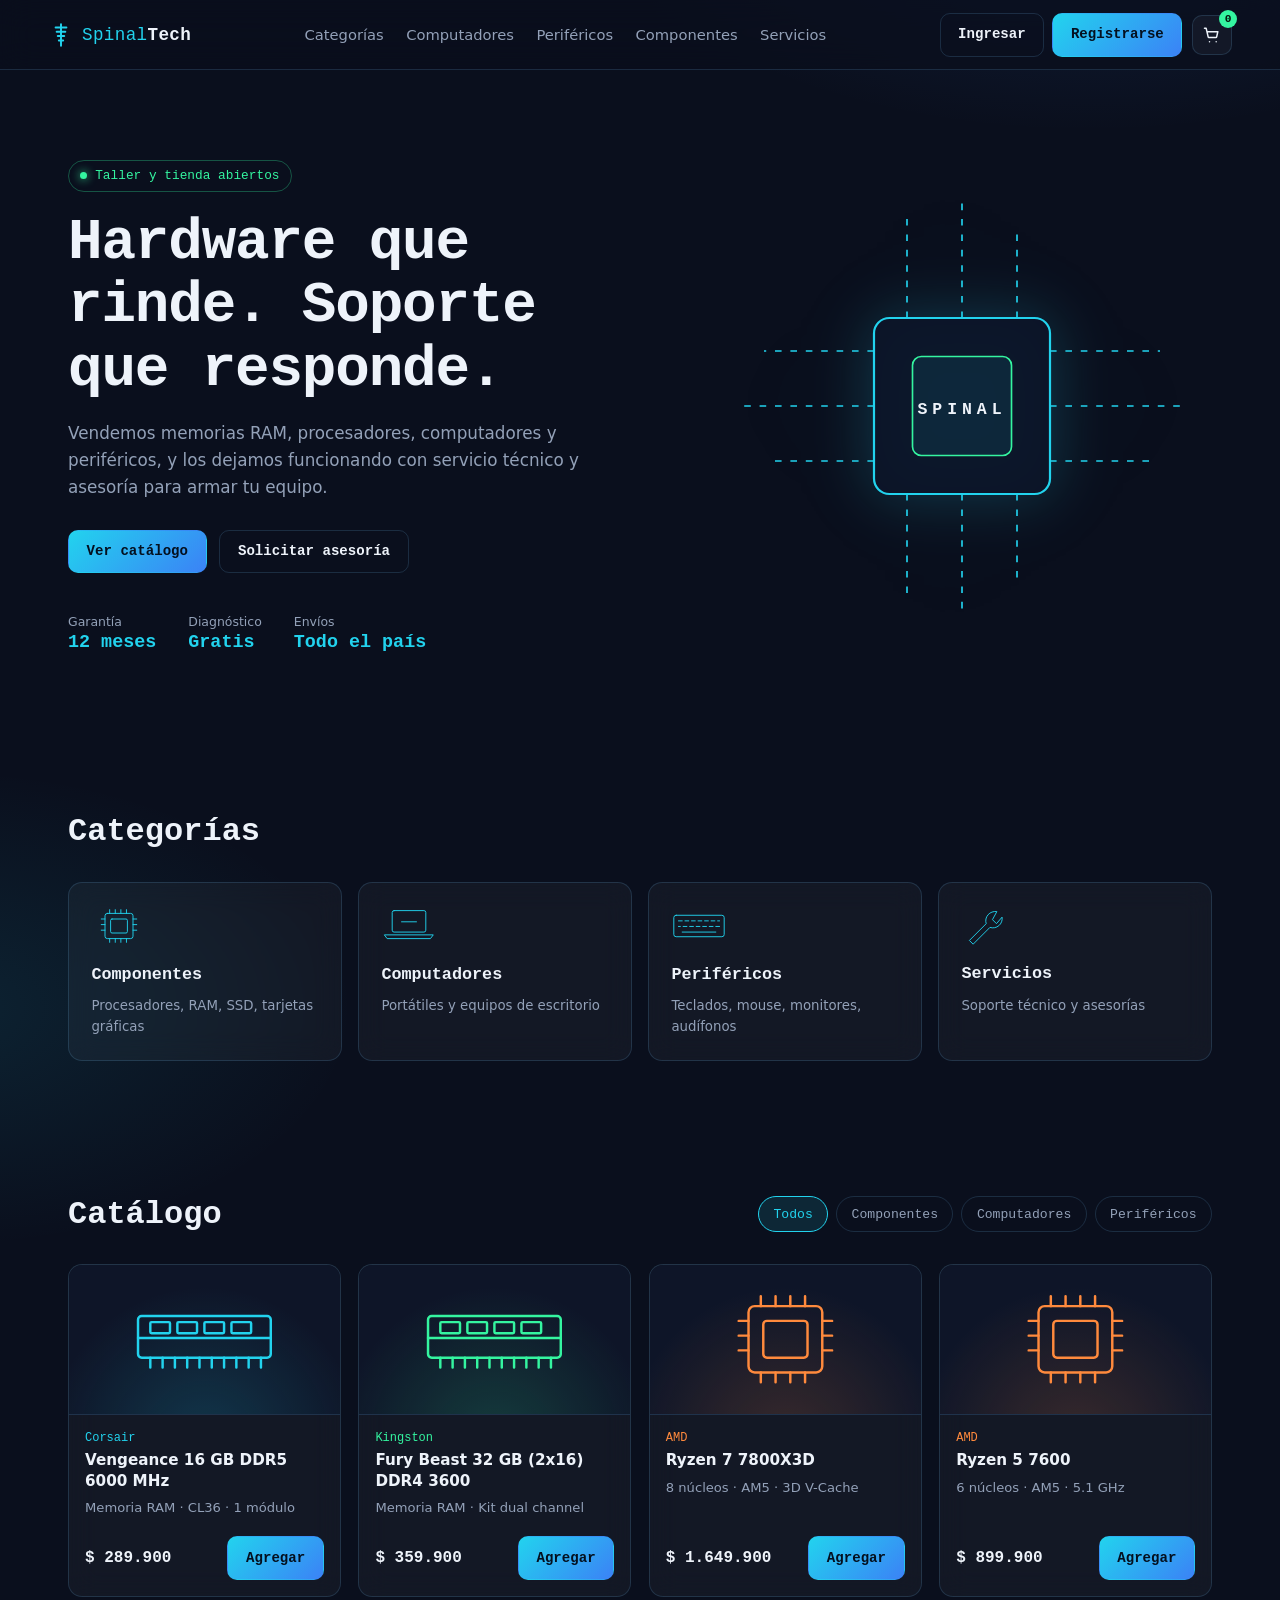
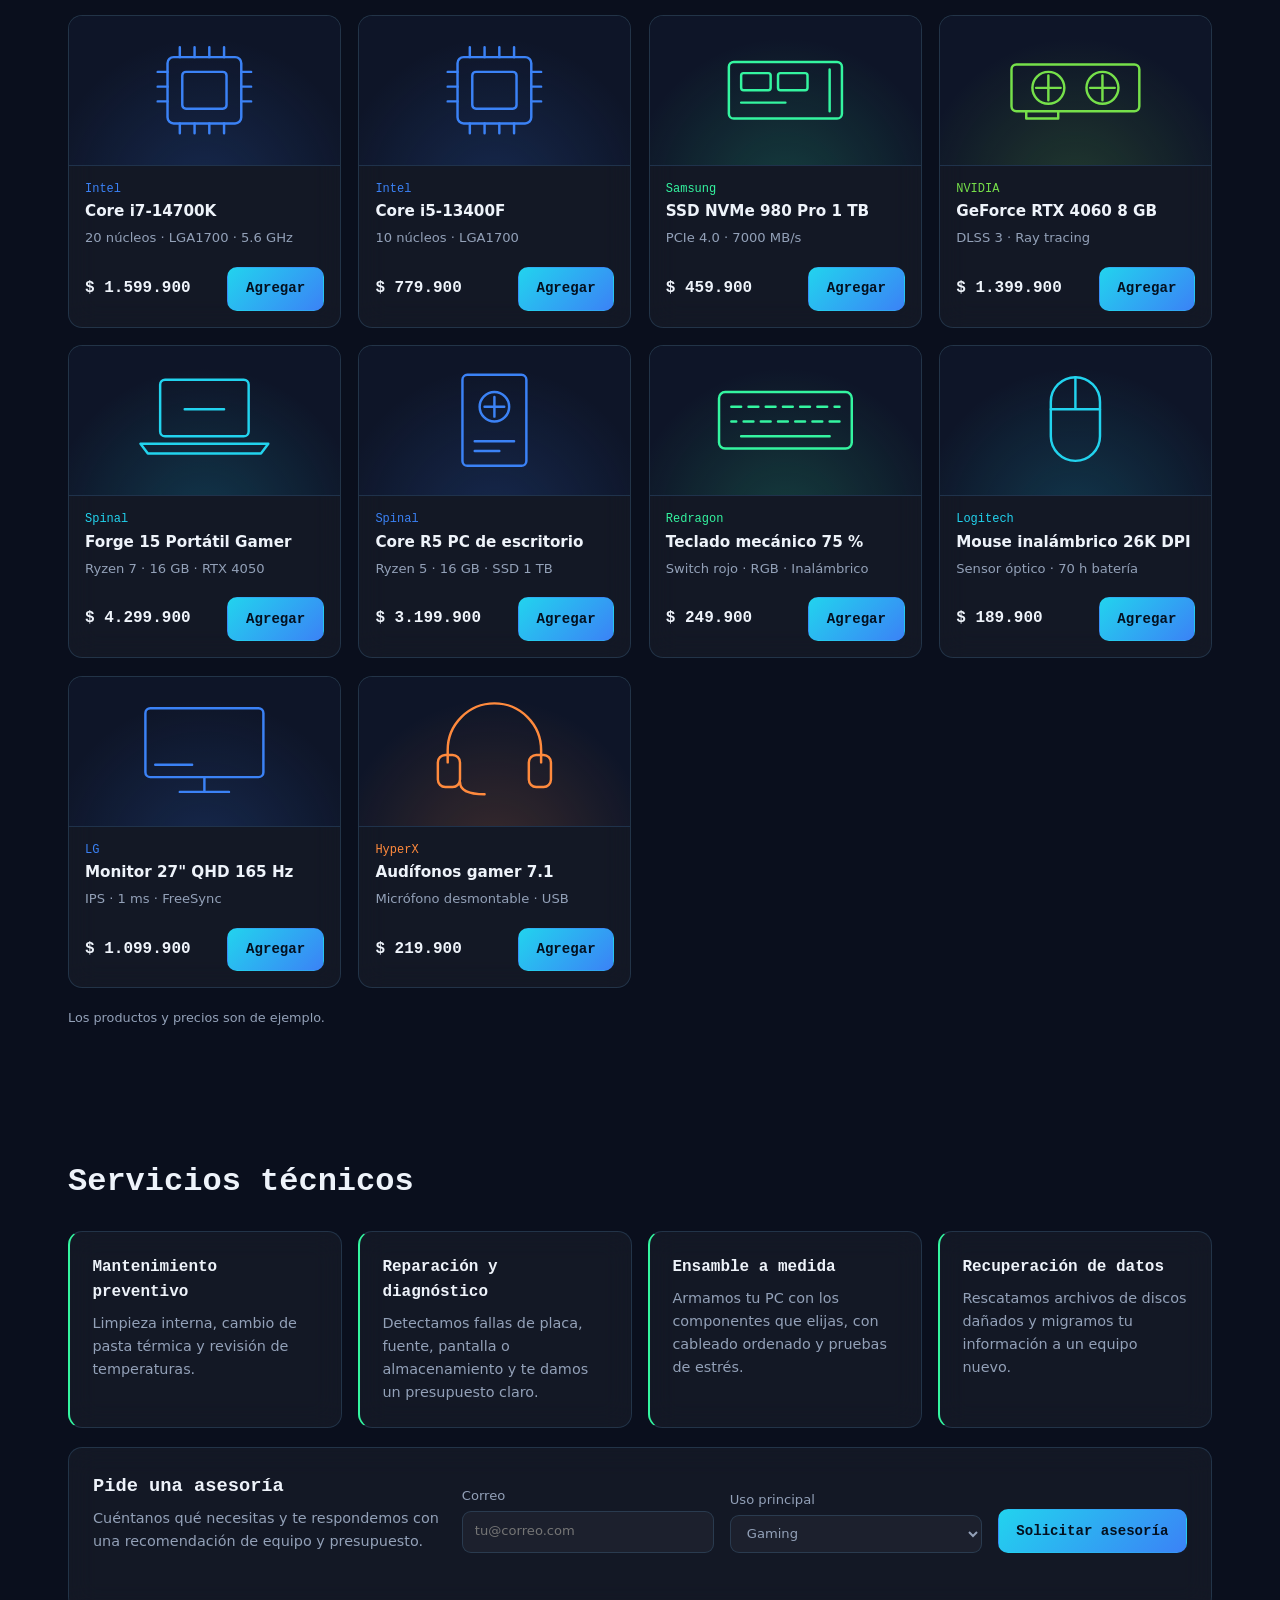
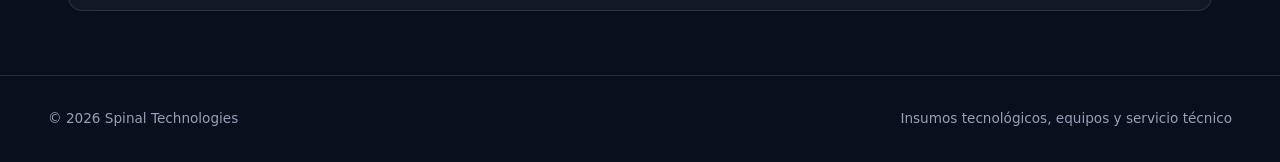
<file: index.html>
<!DOCTYPE html>
<html lang="es">
<head>
  <meta charset="UTF-8">
  <meta name="viewport" content="width=device-width, initial-scale=1">
  <meta name="description" content="Spinal Technologies: componentes, computadores, periféricos y servicio técnico especializado.">
  <title>Spinal Technologies | Hardware y soporte técnico</title>
  <link rel="stylesheet" href="styles.css">
</head>
<body>
  <header class="site-header">
    <a class="brand" href="#inicio" aria-label="Spinal Technologies, inicio">
      <svg viewBox="0 0 24 24" width="26" height="26" aria-hidden="true"><path d="M12 2v20M7 5h10M8 9h8M9 13h6M10 17h4" fill="none" stroke="currentColor" stroke-width="1.8" stroke-linecap="round"/></svg>
      <span>Spinal<b>Tech</b></span>
    </a>
    <nav id="nav" class="nav" aria-label="Principal">
      <a href="#categorias">Categorías</a>
      <a href="#catalogo" data-filter="computadores">Computadores</a>
      <a href="#catalogo" data-filter="perifericos">Periféricos</a>
      <a href="#catalogo" data-filter="componentes">Componentes</a>
      <a href="#servicios">Servicios</a>
    </nav>
    <div class="actions">
      <div id="auth" class="auth">
        <button class="btn ghost" data-auth="login">Ingresar</button>
        <button class="btn primary" data-auth="register">Registrarse</button>
      </div>
      <button class="icon-btn" id="cartBtn" aria-label="Abrir carrito">
        <svg viewBox="0 0 24 24" width="20" height="20" aria-hidden="true"><path d="M3 4h2l2.4 10.2a1 1 0 0 0 1 .8h8.2a1 1 0 0 0 1-.8L19 8H6.2M9 20h.01M17 20h.01" fill="none" stroke="currentColor" stroke-width="1.8" stroke-linecap="round" stroke-linejoin="round"/></svg>
        <span id="cartCount" class="badge">0</span>
      </button>
      <button class="icon-btn menu-toggle" id="menuBtn" aria-label="Abrir menú" aria-expanded="false" aria-controls="nav">
        <svg viewBox="0 0 24 24" width="22" height="22" aria-hidden="true"><path d="M4 7h16M4 12h16M4 17h16" stroke="currentColor" stroke-width="1.8" stroke-linecap="round"/></svg>
      </button>
    </div>
  </header>

  <main>
    <section id="inicio" class="hero">
      <div class="hero-copy">
        <p class="status"><i></i> Taller y tienda abiertos</p>
        <h1>Hardware que rinde. Soporte que responde.</h1>
        <p class="lead">Vendemos memorias RAM, procesadores, computadores y periféricos, y los dejamos funcionando con servicio técnico y asesoría para armar tu equipo.</p>
        <div class="cta">
          <a class="btn primary" href="#catalogo">Ver catálogo</a>
          <a class="btn ghost" href="#servicios">Solicitar asesoría</a>
        </div>
        <dl class="stats">
          <div><dt>Garantía</dt><dd>12 meses</dd></div>
          <div><dt>Diagnóstico</dt><dd>Gratis</dd></div>
          <div><dt>Envíos</dt><dd>Todo el país</dd></div>
        </dl>
      </div>
      <div class="hero-art" aria-hidden="true">
        <svg viewBox="0 0 400 400" class="chip">
          <g class="traces" fill="none" stroke="currentColor" stroke-width="1.5">
            <path d="M150 120V30M200 120V10M250 120V40M150 280v90M200 280v110M250 280v80M120 150H20M120 200H0M120 250H30M280 150h100M280 200h120M280 250h90"/>
          </g>
          <rect x="120" y="120" width="160" height="160" rx="14" class="die"/>
          <rect x="155" y="155" width="90" height="90" rx="8" class="core"/>
          <text x="200" y="207" text-anchor="middle" class="chip-text">SPINAL</text>
        </svg>
      </div>
    </section>

    <section id="categorias" class="section">
      <h2>Categorías</h2>
      <div class="cat-grid">
        <button class="cat glass" data-filter="componentes"><span class="cat-ico" data-art="cpu"></span><strong>Componentes</strong><small>Procesadores, RAM, SSD, tarjetas gráficas</small></button>
        <button class="cat glass" data-filter="computadores"><span class="cat-ico" data-art="laptop"></span><strong>Computadores</strong><small>Portátiles y equipos de escritorio</small></button>
        <button class="cat glass" data-filter="perifericos"><span class="cat-ico" data-art="keyboard"></span><strong>Periféricos</strong><small>Teclados, mouse, monitores, audífonos</small></button>
        <a class="cat glass" href="#servicios"><span class="cat-ico" data-art="wrench"></span><strong>Servicios</strong><small>Soporte técnico y asesorías</small></a>
      </div>
    </section>

    <section id="catalogo" class="section">
      <div class="section-head">
        <h2>Catálogo</h2>
        <div class="chips" role="group" aria-label="Filtrar productos">
          <button class="chip-btn is-active" data-filter="todos">Todos</button>
          <button class="chip-btn" data-filter="componentes">Componentes</button>
          <button class="chip-btn" data-filter="computadores">Computadores</button>
          <button class="chip-btn" data-filter="perifericos">Periféricos</button>
        </div>
      </div>
      <div id="grid" class="grid" aria-live="polite"></div>
      <p class="note">Los productos y precios son de ejemplo.</p>
    </section>

    <section id="servicios" class="section">
      <h2>Servicios técnicos</h2>
      <div class="svc-grid">
        <article class="glass svc"><h3>Mantenimiento preventivo</h3><p>Limpieza interna, cambio de pasta térmica y revisión de temperaturas.</p></article>
        <article class="glass svc"><h3>Reparación y diagnóstico</h3><p>Detectamos fallas de placa, fuente, pantalla o almacenamiento y te damos un presupuesto claro.</p></article>
        <article class="glass svc"><h3>Ensamble a medida</h3><p>Armamos tu PC con los componentes que elijas, con cableado ordenado y pruebas de estrés.</p></article>
        <article class="glass svc"><h3>Recuperación de datos</h3><p>Rescatamos archivos de discos dañados y migramos tu información a un equipo nuevo.</p></article>
      </div>
      <form id="advice" class="glass advice" novalidate>
        <div>
          <h3>Pide una asesoría</h3>
          <p>Cuéntanos qué necesitas y te respondemos con una recomendación de equipo y presupuesto.</p>
        </div>
        <label>Correo<input type="email" name="email" placeholder="tu@correo.com" required></label>
        <label>Uso principal
          <select name="uso"><option>Gaming</option><option>Diseño y edición</option><option>Oficina y estudio</option><option>Programación</option></select>
        </label>
        <button class="btn primary" type="submit">Solicitar asesoría</button>
        <p class="form-msg" role="status"></p>
      </form>
    </section>
  </main>

  <footer class="footer">
    <span>© <span id="year"></span> Spinal Technologies</span>
    <span>Insumos tecnológicos, equipos y servicio técnico</span>
  </footer>

  <aside id="cart" class="cart glass" aria-label="Carrito" hidden>
    <div class="cart-head"><h3>Tu carrito</h3><button class="icon-btn" id="cartClose" aria-label="Cerrar carrito">✕</button></div>
    <ul id="cartList" class="cart-list"></ul>
    <div class="cart-foot"><span>Total</span><strong id="cartTotal">$0</strong></div>
    <button class="btn primary" id="checkout">Finalizar compra</button>
  </aside>

  <dialog id="authDialog" class="dialog glass">
    <form id="authForm" method="dialog" novalidate>
      <div class="cart-head"><h3 id="authTitle">Crear cuenta</h3><button class="icon-btn" type="button" id="authClose" aria-label="Cerrar">✕</button></div>
      <label data-only="register">Nombre completo<input name="nombre" autocomplete="name" minlength="2" maxlength="60"><small class="field-err" data-err="nombre"></small></label>
      <label>Correo<input type="email" name="email" autocomplete="email" placeholder="tu@gmail.com" required><small class="field-err" data-err="email"></small></label>
      <label>Contraseña<input type="password" name="pass" autocomplete="new-password" required><small class="field-err" data-err="pass"></small></label>
      <ul class="rules" id="passRules" data-only="register" aria-label="Requisitos de la contraseña">
        <li data-rule="len">Más de 8 caracteres</li>
        <li data-rule="letter">Al menos una letra</li>
        <li data-rule="num">Al menos un número</li>
        <li data-rule="space">Sin espacios</li>
      </ul>
      <p class="form-msg" role="alert"></p>
      <button class="btn primary" type="submit" id="authSubmit">Registrarse</button>
      <button class="link" type="button" id="authSwitch">¿Ya tienes cuenta? Ingresar</button>
    </form>
  </dialog>

  <div id="toast" class="toast" role="status"></div>
  <script src="script.js"></script>
</body>
</html>
</file>
<file: styles.css>
:root{
  --bg:#0a0f1d; --bg-2:#0e1528; --surface:rgba(255,255,255,.04); --line:rgba(120,200,255,.16);
  --text:#eef3fa; --muted:#93a1b8;
  --cyan:#22d3ee; --blue:#3b82f6; --green:#34f5a0;
  --glow:0 0 24px rgba(34,211,238,.25);
  --mono:ui-monospace,"JetBrains Mono","Cascadia Code",Consolas,Menlo,monospace;
  --sans:system-ui,-apple-system,"Segoe UI",Roboto,sans-serif;
  --ease:cubic-bezier(.2,.7,.2,1);
}
*{box-sizing:border-box;margin:0}
html{scroll-behavior:smooth;scroll-padding-top:80px}
body{background:radial-gradient(900px 500px at 85% -5%,rgba(59,130,246,.18),transparent 60%),radial-gradient(700px 400px at -5% 30%,rgba(34,211,238,.10),transparent 60%),var(--bg);
  color:var(--text);font:16px/1.6 var(--sans);min-height:100vh;-webkit-font-smoothing:antialiased}
a{color:inherit;text-decoration:none}
button,input,select{font:inherit;color:inherit}
:focus-visible{outline:2px solid var(--cyan);outline-offset:3px;border-radius:6px}
h1,h2,h3,.brand,.price,.btn,.chip-btn,.status{font-family:var(--mono)}

.glass{background:var(--surface);border:1px solid var(--line);border-radius:14px;backdrop-filter:blur(14px);-webkit-backdrop-filter:blur(14px)}

/* Header */
.site-header{position:sticky;top:0;z-index:30;display:flex;align-items:center;gap:1.5rem;padding:.8rem clamp(1rem,4vw,3rem);
  background:rgba(10,15,29,.72);backdrop-filter:blur(16px);-webkit-backdrop-filter:blur(16px);border-bottom:1px solid var(--line)}
.brand{display:flex;align-items:center;gap:.5rem;color:var(--cyan);font-size:1.1rem;letter-spacing:.02em}
.brand b{color:var(--text);font-weight:700}
.nav{display:flex;gap:1.4rem;margin-inline:auto;font-size:.92rem;color:var(--muted)}
.nav a{transition:color .2s}.nav a:hover{color:var(--cyan)}
.actions{display:flex;align-items:center;gap:.6rem}
.auth{display:flex;gap:.5rem;align-items:center}
.user{font-family:var(--mono);font-size:.85rem;color:var(--green)}
.icon-btn{position:relative;display:grid;place-items:center;width:40px;height:40px;background:var(--surface);border:1px solid var(--line);border-radius:10px;cursor:pointer;transition:border-color .2s,box-shadow .2s}
.icon-btn:hover{border-color:var(--cyan);box-shadow:var(--glow)}
.badge{position:absolute;top:-6px;right:-6px;min-width:18px;height:18px;padding:0 4px;border-radius:9px;background:var(--green);color:#04130c;font:700 .7rem/18px var(--mono);text-align:center}
.menu-toggle{display:none}

/* Buttons */
.btn{display:inline-flex;align-items:center;justify-content:center;gap:.4rem;padding:.6rem 1.1rem;border-radius:10px;border:1px solid var(--line);background:transparent;cursor:pointer;font-size:.88rem;font-weight:600;transition:transform .2s var(--ease),box-shadow .2s,border-color .2s,background .2s}
.btn:hover{transform:translateY(-1px)}
.btn.primary{background:linear-gradient(135deg,var(--cyan),var(--blue));color:#04101f;border-color:transparent}
.btn.primary:hover{box-shadow:var(--glow)}
.btn.ghost:hover{border-color:var(--cyan);color:var(--cyan)}
.link{background:none;border:0;color:var(--cyan);cursor:pointer;font-size:.88rem;padding:.3rem}

/* Hero */
.hero{display:grid;grid-template-columns:1.1fr .9fr;gap:2rem;align-items:center;padding:clamp(2.5rem,7vw,6rem) clamp(1rem,4vw,3rem);max-width:1240px;margin:auto}
.status{display:inline-flex;align-items:center;gap:.5rem;font-size:.8rem;color:var(--green);padding:.3rem .7rem;border:1px solid rgba(52,245,160,.3);border-radius:99px;margin-bottom:1.2rem}
.status i{width:7px;height:7px;border-radius:50%;background:var(--green);box-shadow:0 0 10px var(--green);animation:pulse 2s infinite}
h1{font-size:clamp(2rem,4.6vw,3.6rem);line-height:1.1;letter-spacing:-.02em;max-width:16ch}
.lead{color:var(--muted);max-width:52ch;margin:1.2rem 0 1.8rem;font-size:1.05rem}
.cta{display:flex;flex-wrap:wrap;gap:.8rem}
.stats{display:flex;flex-wrap:wrap;gap:2rem;margin-top:2.4rem}
.stats dt{font-size:.78rem;color:var(--muted)}
.stats dd{font:600 1.15rem var(--mono);color:var(--cyan)}
.hero-art{color:var(--cyan);display:grid;place-items:center}
.chip{width:min(100%,440px);filter:drop-shadow(0 0 30px rgba(34,211,238,.25))}
.chip .traces path{stroke-dasharray:6 8;animation:flow 3s linear infinite}
.die{fill:rgba(14,21,40,.9);stroke:currentColor;stroke-width:2}
.core{fill:rgba(34,211,238,.08);stroke:var(--green);stroke-width:1.5;animation:pulse 3s ease-in-out infinite}
.chip-text{fill:var(--text);font:700 15px var(--mono);letter-spacing:.3em}

/* Sections */
.section{max-width:1240px;margin:auto;padding:clamp(2rem,5vw,4rem) clamp(1rem,4vw,3rem)}
.section h2{font-size:clamp(1.4rem,2.6vw,2rem);margin-bottom:1.5rem}
.section-head{display:flex;flex-wrap:wrap;justify-content:space-between;align-items:center;gap:1rem;margin-bottom:1.5rem}
.section-head h2{margin:0}
.cat-grid{display:grid;grid-template-columns:repeat(auto-fit,minmax(220px,1fr));gap:1rem}
.cat{display:flex;flex-direction:column;gap:.4rem;padding:1.4rem;text-align:left;cursor:pointer;transition:border-color .25s,box-shadow .25s,transform .25s var(--ease)}
.cat:hover{border-color:var(--cyan);box-shadow:var(--glow);transform:translateY(-3px)}
.cat strong{font-family:var(--mono);font-size:1.05rem}
.cat small{color:var(--muted)}
.cat-ico{width:56px;height:42px;color:var(--cyan);margin-bottom:.5rem}
.cat-ico svg,.art svg{width:100%;height:100%}

.chips{display:flex;flex-wrap:wrap;gap:.5rem}
.chip-btn{padding:.4rem .9rem;border-radius:99px;border:1px solid var(--line);background:transparent;color:var(--muted);cursor:pointer;font-size:.82rem;transition:all .2s}
.chip-btn:hover{color:var(--text);border-color:var(--cyan)}
.chip-btn.is-active{background:rgba(34,211,238,.12);color:var(--cyan);border-color:var(--cyan)}

.grid{display:grid;grid-template-columns:repeat(auto-fill,minmax(230px,1fr));gap:1.1rem}
.card{display:flex;flex-direction:column;overflow:hidden;transition:border-color .25s,box-shadow .25s}
.card:hover{border-color:var(--c,var(--cyan));box-shadow:0 0 26px -6px var(--c,var(--cyan))}
.art{height:150px;padding:1.2rem 2rem;color:var(--c,var(--cyan));background:radial-gradient(circle at 50% 120%,color-mix(in srgb,var(--c,var(--cyan)) 18%,transparent),transparent 70%),var(--bg-2);border-bottom:1px solid var(--line)}
.card-body{display:flex;flex-direction:column;gap:.35rem;padding:1rem;flex:1}
.brand-tag{font:.75rem var(--mono);color:var(--c,var(--cyan))}
.card h3{font:600 .95rem/1.35 var(--sans)}
.spec{color:var(--muted);font-size:.82rem}
.card-foot{display:flex;justify-content:space-between;align-items:center;margin-top:auto;padding-top:.8rem}
.price{font-weight:700;color:var(--text)}
.note{color:var(--muted);font-size:.8rem;margin-top:1.2rem}
.empty{color:var(--muted);grid-column:1/-1}

.svc-grid{display:grid;grid-template-columns:repeat(auto-fit,minmax(230px,1fr));gap:1rem}
.svc{padding:1.4rem;border-left:2px solid var(--green)}
.svc h3{font-size:1rem;margin-bottom:.4rem}
.svc p{color:var(--muted);font-size:.9rem}
.advice{display:grid;grid-template-columns:1.4fr 1fr 1fr auto;gap:1rem;align-items:end;padding:1.5rem;margin-top:1.2rem}
.advice h3{margin-bottom:.3rem}.advice p{color:var(--muted);font-size:.9rem}
.advice .form-msg{grid-column:1/-1}
label{display:flex;flex-direction:column;gap:.3rem;font-size:.82rem;color:var(--muted)}
input,select{padding:.6rem .75rem;border-radius:9px;border:1px solid var(--line);background:rgba(255,255,255,.04);transition:border-color .2s}
select option{background:var(--bg-2)}
input:focus,select:focus{outline:none;border-color:var(--cyan);box-shadow:var(--glow)}
input.invalid{border-color:#ff6b81}
.form-msg{min-height:1.2em;font-size:.85rem;color:var(--green)}
.form-msg.error{color:#ff8b9b}

.footer{display:flex;flex-wrap:wrap;justify-content:space-between;gap:.5rem;padding:2rem clamp(1rem,4vw,3rem);border-top:1px solid var(--line);color:var(--muted);font-size:.85rem}

/* Validación */
.field-err{min-height:1.1em;font-size:.78rem;color:#ff8b9b}
.rules{list-style:none;padding:0;display:grid;grid-template-columns:1fr 1fr;gap:.25rem .8rem;font-size:.78rem;color:var(--muted)}
.rules[hidden]{display:none}
.rules li::before{content:"○ ";color:var(--muted)}
.rules li.ok{color:var(--green)}
.rules li.ok::before{content:"● ";color:var(--green)}
input.valid{border-color:rgba(52,245,160,.6)}

/* Cart & dialog */
.cart{position:fixed;top:72px;right:1rem;z-index:40;width:min(380px,calc(100vw - 2rem));max-height:calc(100vh - 90px);display:flex;flex-direction:column;gap:1rem;padding:1.2rem;background:rgba(14,21,40,.92);animation:slide .3s var(--ease)}
.cart[hidden]{display:none}
.cart-head{display:flex;justify-content:space-between;align-items:center;margin-bottom:.4rem}
.cart-list{list-style:none;padding:0;overflow:auto;display:flex;flex-direction:column;gap:.6rem}
.cart-list li{display:grid;grid-template-columns:1fr auto auto;gap:.6rem;align-items:center;font-size:.88rem;padding-bottom:.6rem;border-bottom:1px solid var(--line)}
.cart-list .rm{background:none;border:0;color:var(--muted);cursor:pointer}
.cart-list .rm:hover{color:#ff8b9b}
.cart-foot{display:flex;justify-content:space-between;font-family:var(--mono)}
.dialog{margin:auto;width:min(420px,calc(100vw - 2rem));padding:1.5rem;color:var(--text);background:rgba(14,21,40,.96)}
.dialog::backdrop{background:rgba(4,8,18,.7);backdrop-filter:blur(4px)}
.dialog form{display:flex;flex-direction:column;gap:.9rem}
.toast{position:fixed;left:50%;bottom:1.5rem;transform:translate(-50%,30px);opacity:0;pointer-events:none;z-index:60;padding:.7rem 1.1rem;border-radius:10px;background:rgba(14,21,40,.96);border:1px solid var(--green);color:var(--green);font:.85rem var(--mono);transition:all .3s var(--ease)}
.toast.show{opacity:1;transform:translate(-50%,0)}

@keyframes pulse{50%{opacity:.45}}
@keyframes flow{to{stroke-dashoffset:-28}}
@keyframes slide{from{opacity:0;transform:translateY(-8px)}}

@media (max-width:900px){
  .hero{grid-template-columns:1fr}.hero-art{order:-1;max-width:260px;margin:auto}
  .advice{grid-template-columns:1fr}
  .menu-toggle{display:grid}
  .nav{position:absolute;top:100%;left:0;right:0;flex-direction:column;gap:0;margin:0;background:rgba(10,15,29,.97);border-bottom:1px solid var(--line);max-height:0;overflow:hidden;transition:max-height .3s var(--ease)}
  .nav.open{max-height:320px}
  .nav a{padding:.9rem clamp(1rem,4vw,3rem);border-top:1px solid var(--line)}
  .site-header{gap:.8rem}.actions{margin-left:auto}
}
@media (max-width:560px){.auth .ghost{display:none}.btn{padding:.55rem .9rem}}
@media (prefers-reduced-motion:reduce){*,*::before,*::after{animation:none!important;transition:none!important;scroll-behavior:auto!important}}
</file>
